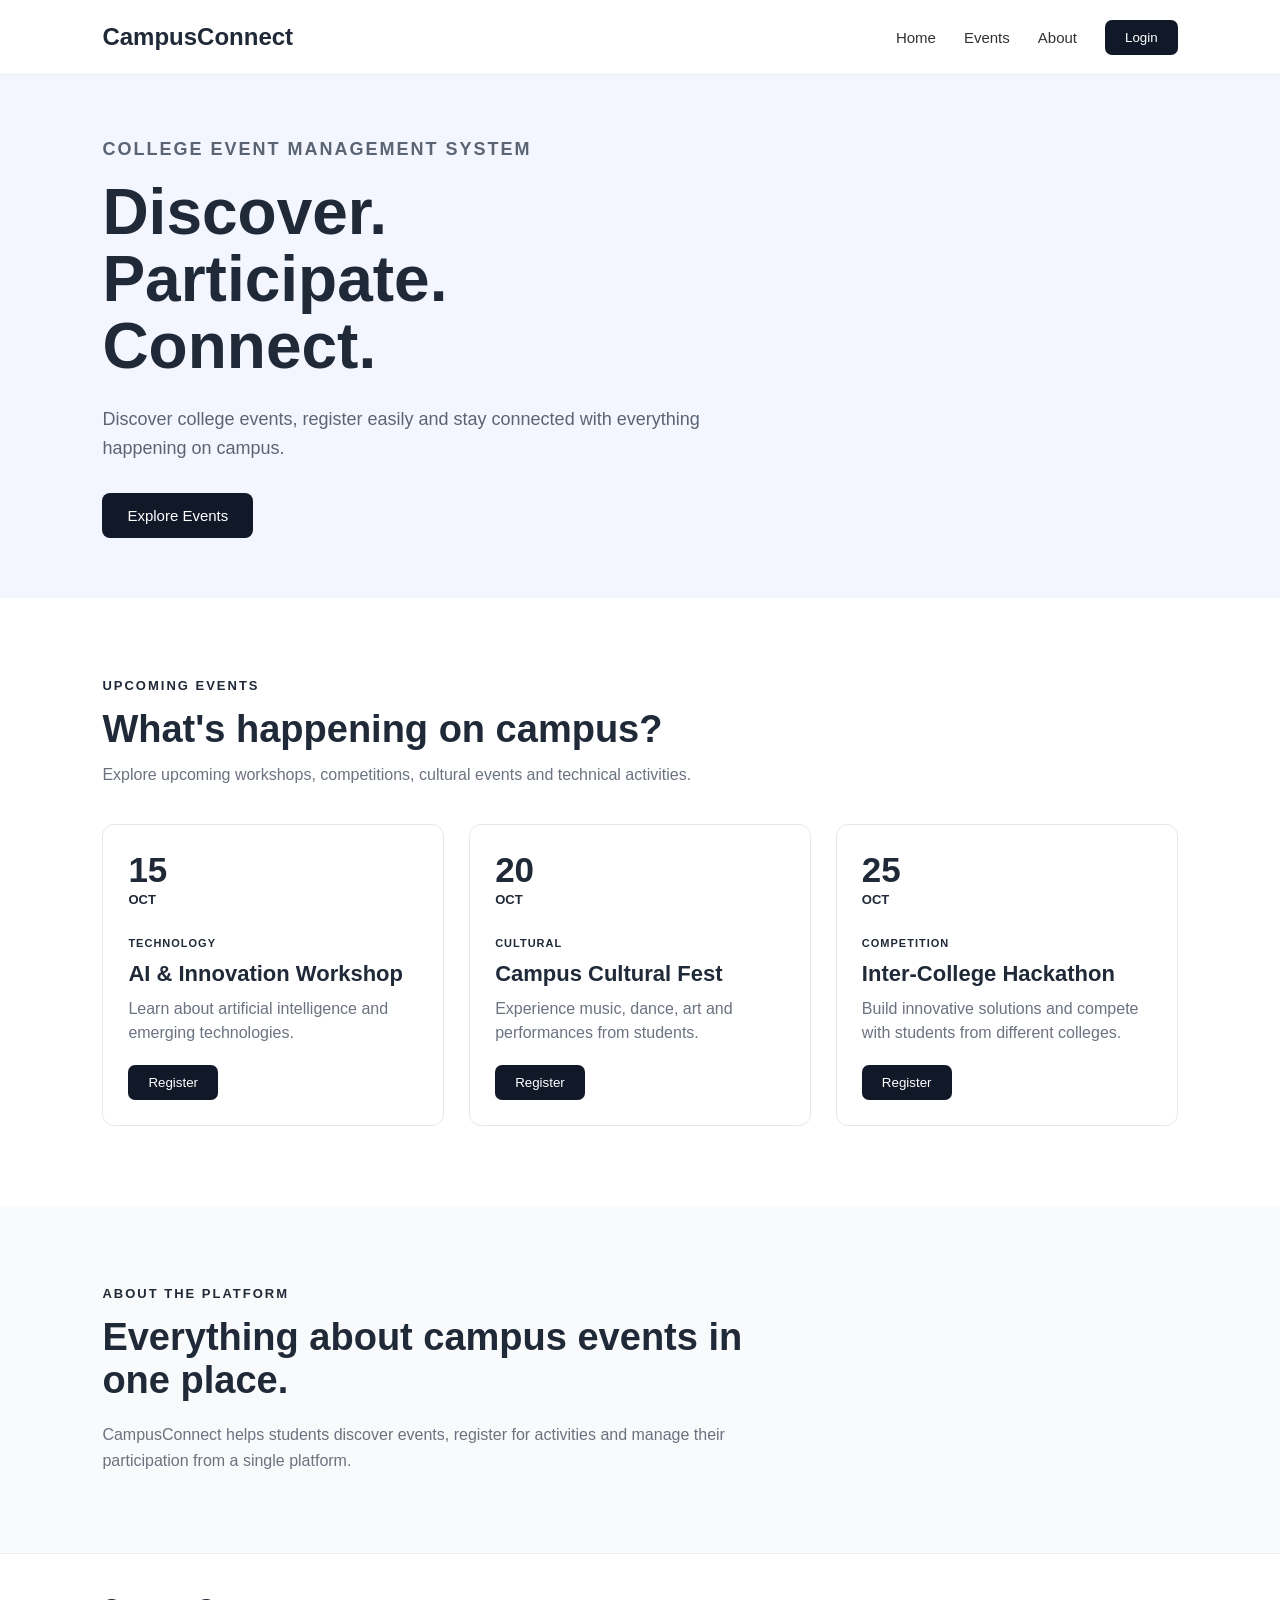
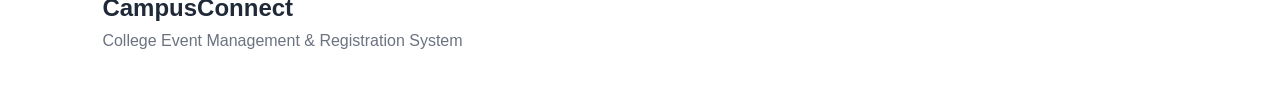
<file: frontend/index.html>
<!DOCTYPE html>
<html lang="en">
<head>
    <meta charset="UTF-8">
    <meta name="viewport" content="width=device-width, initial-scale=1.0">

    <title>CampusConnect - College Events</title>

    <link rel="stylesheet" href="style.css">
</head>

<body>

    <header>
        <div class="logo">CampusConnect</div>

        <nav>
            <a href="index.html">Home</a>
            <a href="#events">Events</a>
            <a href="#about">About</a>
            <button onclick="showLogin()">Login</button>
        </nav>
    </header>


    <section class="hero">

        <div class="hero-content">

            <p class="small-title">COLLEGE EVENT MANAGEMENT SYSTEM</p>

            <h1>
                Discover.
                <span>Participate.</span>
                Connect.
            </h1>

            <p>
                Discover college events, register easily and stay connected
                with everything happening on campus.
            </p>

            <button class="primary-btn" onclick="scrollToEvents()">
                Explore Events
            </button>

        </div>

    </section>


    <section id="events" class="events-section">

        <div class="section-heading">

            <p class="small-title">UPCOMING EVENTS</p>

            <h2>What's happening on campus?</h2>

            <p>
                Explore upcoming workshops, competitions, cultural events
                and technical activities.
            </p>

        </div>


        <div class="event-container">

            <div class="event-card">

                <div class="event-date">
                    <strong>15</strong>
                    <span>OCT</span>
                </div>

                <div class="event-info">

                    <span class="event-type">TECHNOLOGY</span>

                    <h3>AI & Innovation Workshop</h3>

                    <p>
                        Learn about artificial intelligence and emerging
                        technologies.
                    </p>

                    <button onclick="registerEvent('AI & Innovation Workshop')">
                        Register
                    </button>

                </div>

            </div>


            <div class="event-card">

                <div class="event-date">
                    <strong>20</strong>
                    <span>OCT</span>
                </div>

                <div class="event-info">

                    <span class="event-type">CULTURAL</span>

                    <h3>Campus Cultural Fest</h3>

                    <p>
                        Experience music, dance, art and performances
                        from students.
                    </p>

                    <button onclick="registerEvent('Campus Cultural Fest')">
                        Register
                    </button>

                </div>

            </div>


            <div class="event-card">

                <div class="event-date">
                    <strong>25</strong>
                    <span>OCT</span>
                </div>

                <div class="event-info">

                    <span class="event-type">COMPETITION</span>

                    <h3>Inter-College Hackathon</h3>

                    <p>
                        Build innovative solutions and compete with
                        students from different colleges.
                    </p>

                    <button onclick="registerEvent('Inter-College Hackathon')">
                        Register
                    </button>

                </div>

            </div>

        </div>

    </section>


    <section id="about" class="about-section">

        <p class="small-title">ABOUT THE PLATFORM</p>

        <h2>Everything about campus events in one place.</h2>

        <p>
            CampusConnect helps students discover events, register for
            activities and manage their participation from a single platform.
        </p>

    </section>


    <footer>

        <div class="logo">CampusConnect</div>

        <p>
            College Event Management & Registration System
        </p>

    </footer>


    <script src="script.js"></script>

</body>
</html>
</file>
<file: frontend/style.css>
* {
    margin: 0;
    padding: 0;
    box-sizing: border-box;
}

body {
    font-family: Arial, sans-serif;
    color: #1f2937;
    background: #ffffff;
}

header {
    height: 75px;
    display: flex;
    align-items: center;
    justify-content: space-between;
    padding: 0 8%;
    border-bottom: 1px solid #eeeeee;
    background: white;
}

.logo {
    font-size: 24px;
    font-weight: bold;
}

nav {
    display: flex;
    align-items: center;
    gap: 28px;
}

nav a {
    text-decoration: none;
    color: #333;
    font-size: 15px;
}

nav button,
.event-info button {
    border: none;
    padding: 10px 20px;
    border-radius: 7px;
    background: #111827;
    color: white;
    cursor: pointer;
}

.hero {
    min-height: 520px;
    display: flex;
    align-items: center;
    padding: 60px 8%;
    background: #f4f6ff;
}

.hero-content {
    max-width: 700px;
}

.small-title {
    font-size: 13px;
    font-weight: bold;
    letter-spacing: 2px;
    margin-bottom: 15px;
}

.hero h1 {
    font-size: 64px;
    line-height: 1.05;
    margin-bottom: 25px;
}

.hero h1 span {
    display: block;
}

.hero p {
    font-size: 18px;
    line-height: 1.6;
    color: #5b6472;
    max-width: 600px;
}

.primary-btn {
    margin-top: 30px;
    padding: 14px 25px;
    border: none;
    border-radius: 8px;
    background: #111827;
    color: white;
    font-size: 15px;
    cursor: pointer;
}

.events-section {
    padding: 80px 8%;
}

.section-heading {
    margin-bottom: 40px;
}

.section-heading h2 {
    font-size: 38px;
    margin-bottom: 15px;
}

.section-heading > p:last-child {
    color: #6b7280;
}

.event-container {
    display: grid;
    grid-template-columns: repeat(3, 1fr);
    gap: 25px;
}

.event-card {
    border: 1px solid #e5e7eb;
    border-radius: 12px;
    padding: 25px;
    background: white;
}

.event-date {
    margin-bottom: 25px;
}

.event-date strong {
    display: block;
    font-size: 35px;
}

.event-date span {
    font-size: 13px;
    font-weight: bold;
}

.event-type {
    font-size: 11px;
    font-weight: bold;
    letter-spacing: 1px;
}

.event-info h3 {
    margin: 10px 0;
    font-size: 22px;
}

.event-info p {
    color: #6b7280;
    line-height: 1.5;
    margin-bottom: 20px;
}

.about-section {
    padding: 80px 8%;
    background: #f9fafb;
}

.about-section h2 {
    font-size: 38px;
    max-width: 700px;
    margin-bottom: 20px;
}

.about-section > p:last-child {
    max-width: 650px;
    line-height: 1.6;
    color: #6b7280;
}

footer {
    padding: 40px 8%;
    border-top: 1px solid #eeeeee;
}

footer p {
    margin-top: 10px;
    color: #6b7280;
}
</file>
